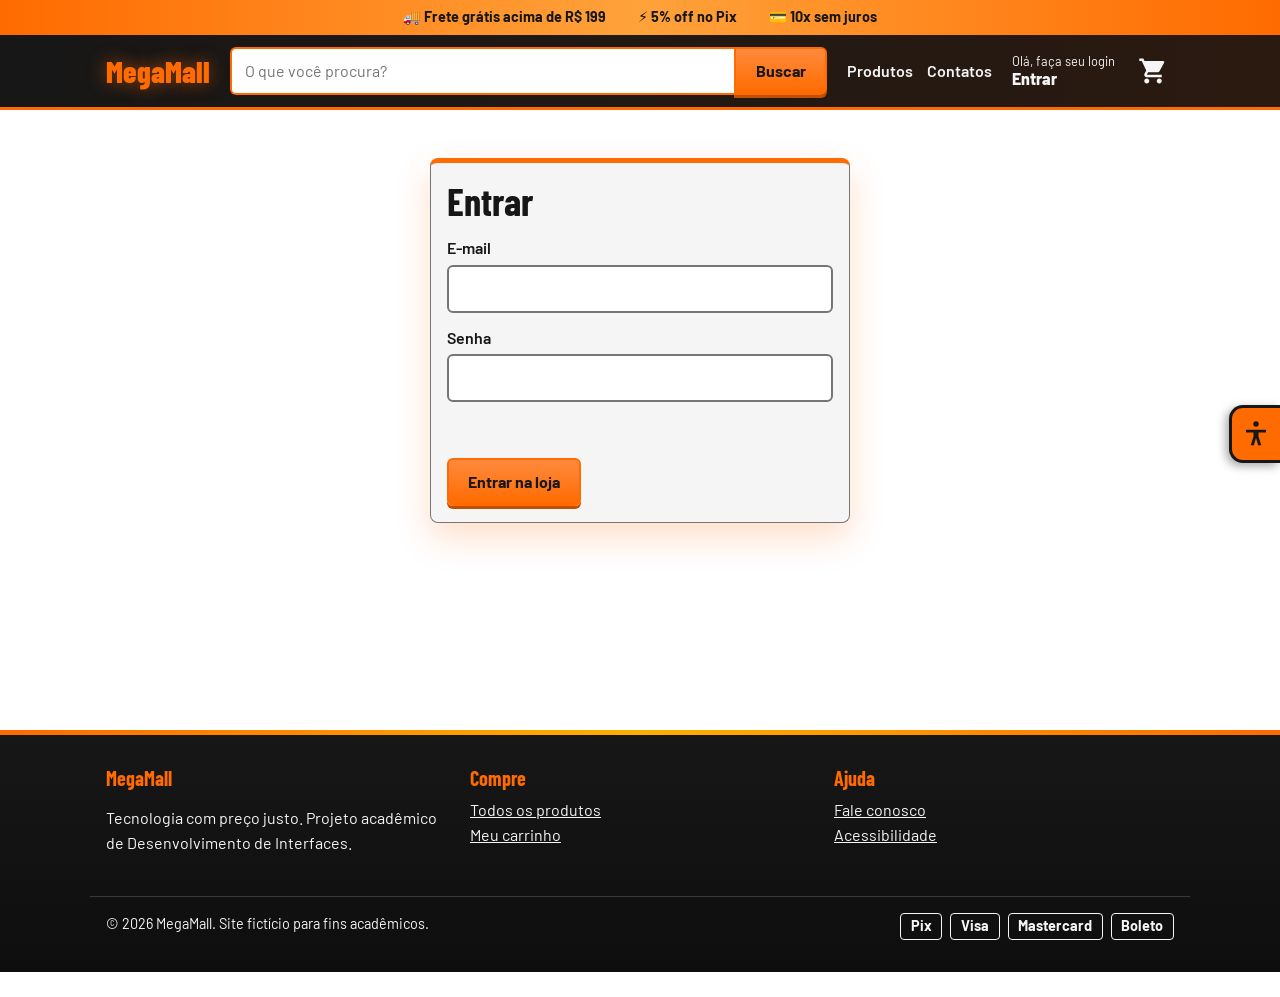
<file: index.html>
<!DOCTYPE html>
<html lang="pt-BR"><head><meta charset="UTF-8"><title>MegaMall</title>
<meta http-equiv="refresh" content="0; url=login/"></head>
<body><p><a href="login/">Ir para o login</a></p></body></html>
</file>
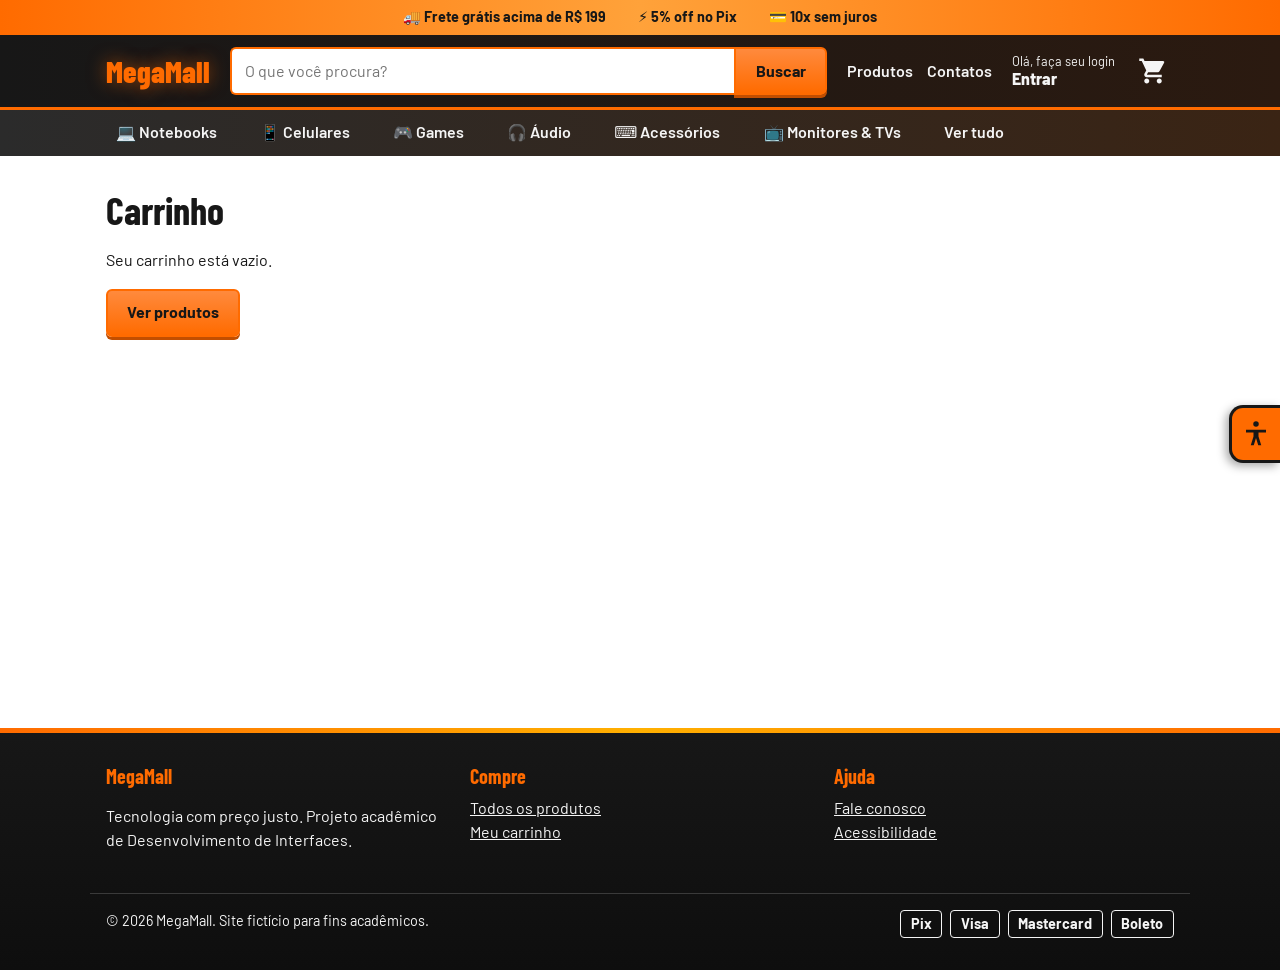
<file: carrinho/index.html>
<!DOCTYPE html>
<html lang="pt-BR"><head><meta charset="UTF-8">
<meta name="viewport" content="width=device-width, initial-scale=1">
<title>Carrinho – MegaMall</title>
<script src="../assets/js/layout.js"></script></head>
<body><main><section><div class="container">
<h1>Carrinho</h1>
<div id="carrinho"></div>
</div></section></main>
<script src="../assets/js/catalogo.js"></script>
<script src="../assets/js/carrinho.js"></script>
</body></html>
</file>
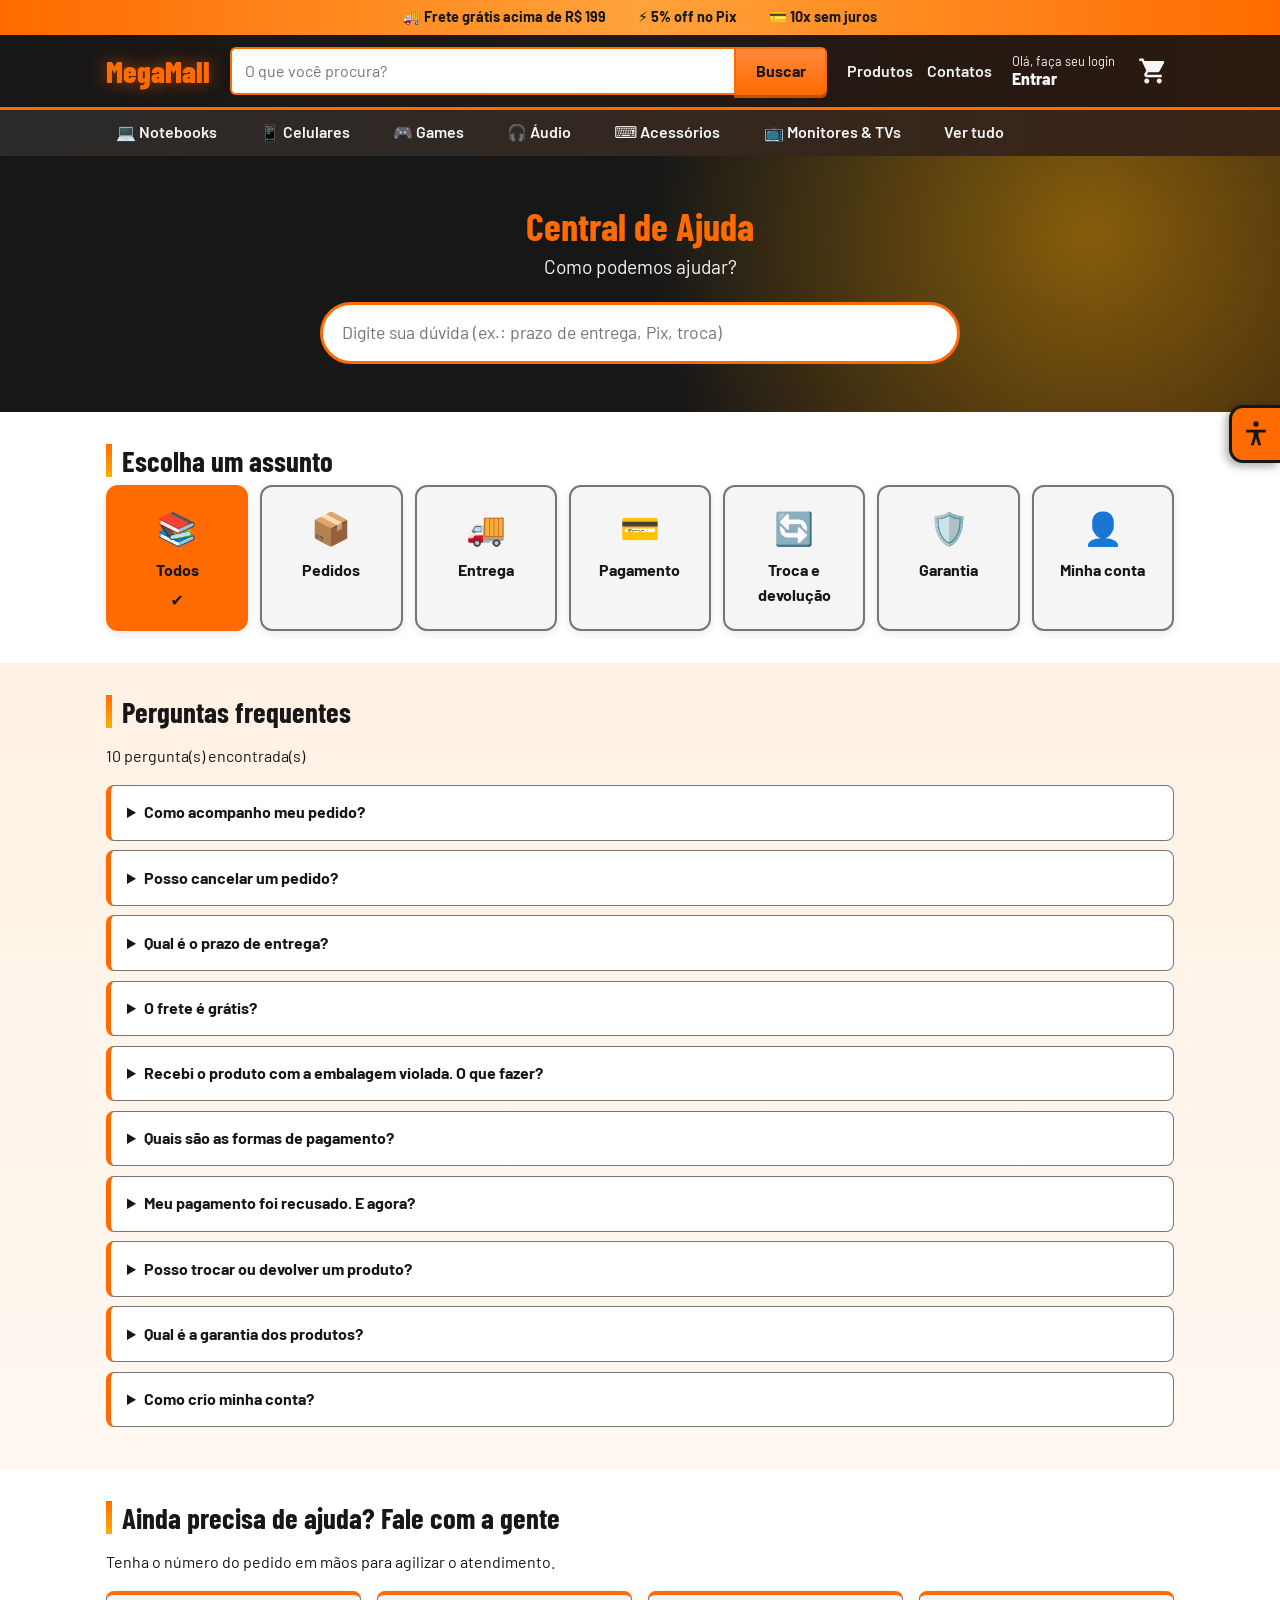
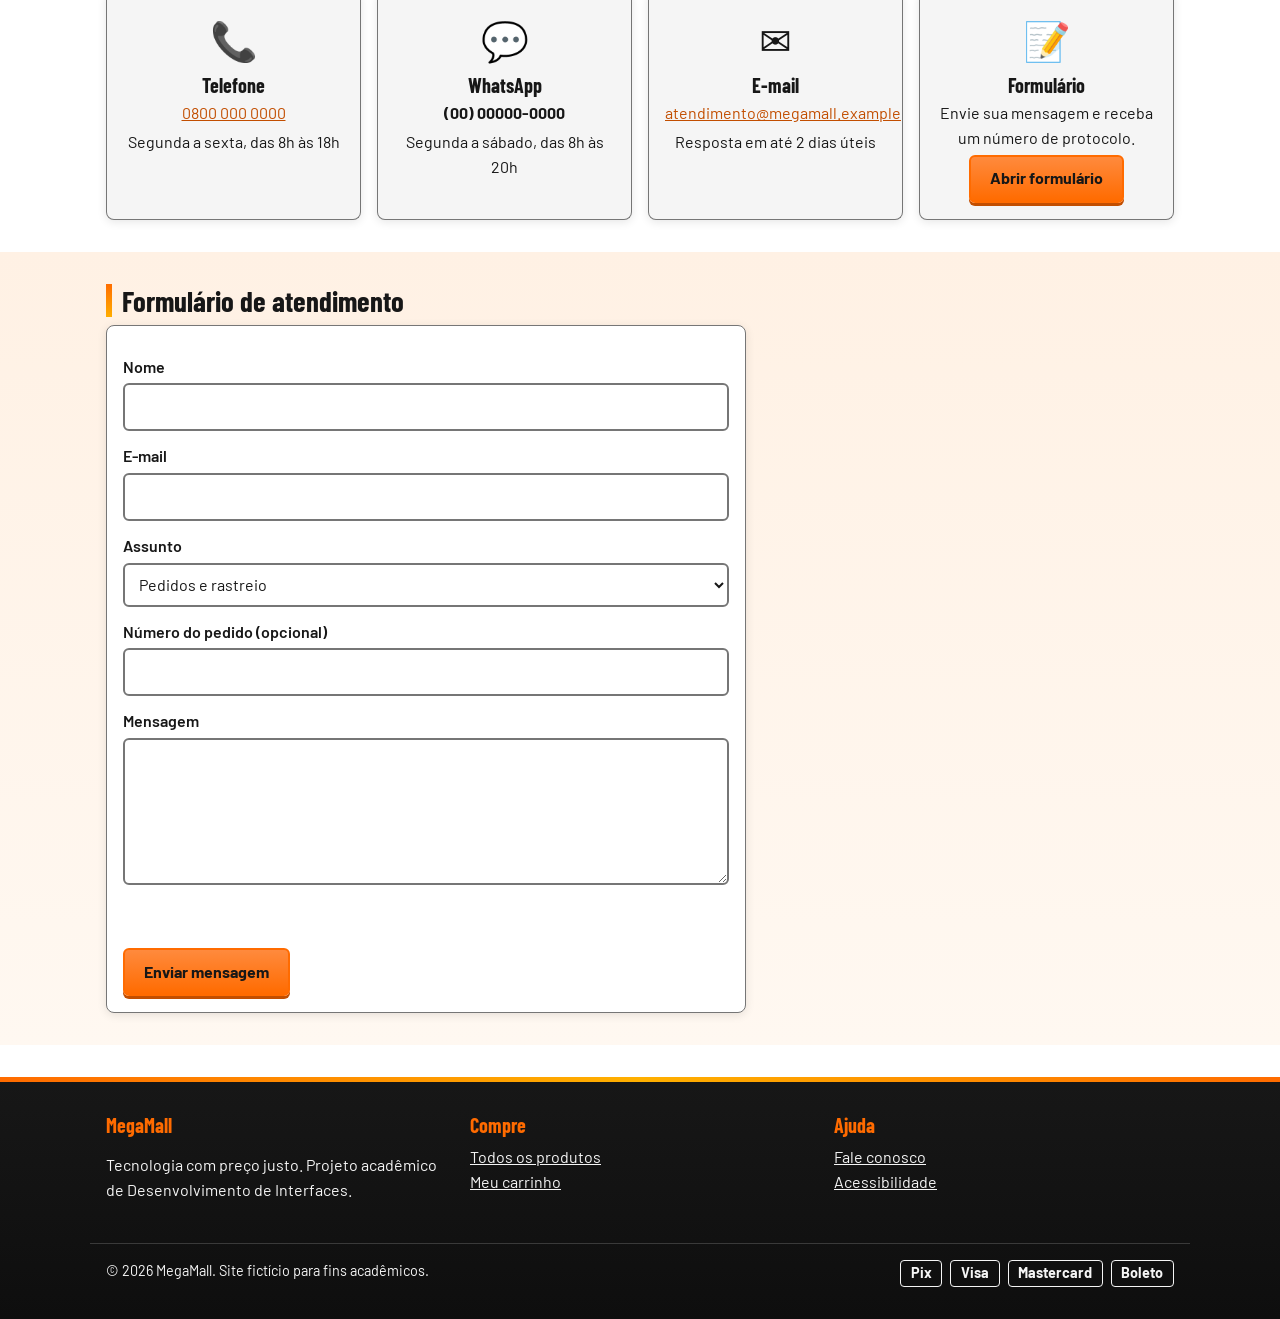
<file: contato/index.html>
<!DOCTYPE html>
<html lang="pt-BR"><head><meta charset="UTF-8">
<meta name="viewport" content="width=device-width, initial-scale=1">
<title>Central de Ajuda – MegaMall</title>
<link rel="stylesheet" href="../assets/css/contato.css">
<script src="../assets/js/layout.js"></script></head>
<body><main class="ajuda">

<section class="ajuda-hero"><div class="container">
  <h1>Central de Ajuda</h1>
  <p>Como podemos ajudar?</p>
  <div role="search" class="ajuda-busca">
    <label for="busca-ajuda" class="sr-only">Buscar nas perguntas frequentes</label>
    <input id="busca-ajuda" type="search" placeholder="Digite sua dúvida (ex.: prazo de entrega, Pix, troca)" autocomplete="off">
  </div>
</div></section>

<section><div class="container">
  <h2>Escolha um assunto</h2>
  <div class="assuntos" role="group" aria-label="Assuntos">
    <button type="button" class="assunto" data-cat="todas" aria-pressed="true"><span aria-hidden="true">📚</span>Todos</button>
    <button type="button" class="assunto" data-cat="pedidos" aria-pressed="false"><span aria-hidden="true">📦</span>Pedidos</button>
    <button type="button" class="assunto" data-cat="entrega" aria-pressed="false"><span aria-hidden="true">🚚</span>Entrega</button>
    <button type="button" class="assunto" data-cat="pagamento" aria-pressed="false"><span aria-hidden="true">💳</span>Pagamento</button>
    <button type="button" class="assunto" data-cat="troca" aria-pressed="false"><span aria-hidden="true">🔄</span>Troca e devolução</button>
    <button type="button" class="assunto" data-cat="garantia" aria-pressed="false"><span aria-hidden="true">🛡️</span>Garantia</button>
    <button type="button" class="assunto" data-cat="conta" aria-pressed="false"><span aria-hidden="true">👤</span>Minha conta</button>
  </div>
</div></section>

<section class="alt"><div class="container">
  <h2>Perguntas frequentes</h2>
  <p id="faq-info" role="status"></p>
  <div id="faq">
    <details class="faq" data-cat="pedidos"><summary>Como acompanho meu pedido?</summary>
      <p>Depois que o pagamento é aprovado, enviamos o código de rastreio para o seu e-mail. Com ele, você acompanha cada etapa da entrega no site da transportadora.</p></details>
    <details class="faq" data-cat="pedidos"><summary>Posso cancelar um pedido?</summary>
      <p>Sim, enquanto ele ainda não foi enviado. Fale com a gente pelo formulário abaixo informando o número do pedido.</p></details>
    <details class="faq" data-cat="entrega"><summary>Qual é o prazo de entrega?</summary>
      <p>De 2 a 10 dias úteis, dependendo do seu CEP. O prazo exato aparece no carrinho antes de você finalizar a compra.</p></details>
    <details class="faq" data-cat="entrega"><summary>O frete é grátis?</summary>
      <p>Sim, em compras acima de R$ 199 para todo o Brasil. Abaixo desse valor, o frete é calculado pelo CEP.</p></details>
    <details class="faq" data-cat="entrega"><summary>Recebi o produto com a embalagem violada. O que fazer?</summary>
      <p>O ideal é recusar o recebimento na hora da entrega e, em seguida, entrar em contato com a gente informando o número do pedido.</p></details>
    <details class="faq" data-cat="pagamento"><summary>Quais são as formas de pagamento?</summary>
      <p>Pix (com 5% de desconto), cartão de crédito em até 10x sem juros e boleto bancário.</p></details>
    <details class="faq" data-cat="pagamento"><summary>Meu pagamento foi recusado. E agora?</summary>
      <p>Confira os dados do cartão, o limite disponível e tente novamente. Se continuar, tente outro cartão ou pague com Pix.</p></details>
    <details class="faq" data-cat="troca"><summary>Posso trocar ou devolver um produto?</summary>
      <p>Sim. Você pode desistir da compra em até 7 dias após o recebimento (direito de arrependimento, art. 49 do Código de Defesa do Consumidor), e nossa política oferece troca em até 30 dias.</p></details>
    <details class="faq" data-cat="garantia"><summary>Qual é a garantia dos produtos?</summary>
      <p>Todos têm a garantia legal de 90 dias para produtos duráveis (art. 26 do Código de Defesa do Consumidor), além da garantia do fabricante, quando houver.</p></details>
    <details class="faq" data-cat="conta"><summary>Como crio minha conta?</summary>
      <p>Clique em "Entrar" no topo da página, informe seu e-mail e uma senha com pelo menos 6 caracteres.</p></details>
  </div>
</div></section>

<section><div class="container">
  <h2>Ainda precisa de ajuda? Fale com a gente</h2>
  <p>Tenha o número do pedido em mãos para agilizar o atendimento.</p>
  <div class="canais">
    <article class="card canal"><span class="ic" aria-hidden="true">📞</span><h3>Telefone</h3>
      <p><a href="tel:08000000000">0800 000 0000</a></p><p>Segunda a sexta, das 8h às 18h</p></article>
    <article class="card canal"><span class="ic" aria-hidden="true">💬</span><h3>WhatsApp</h3>
      <p><strong>(00) 00000-0000</strong></p><p>Segunda a sábado, das 8h às 20h</p></article>
    <article class="card canal"><span class="ic" aria-hidden="true">✉️</span><h3>E-mail</h3>
      <p><a href="mailto:atendimento@megamall.example">atendimento@megamall.example</a></p><p>Resposta em até 2 dias úteis</p></article>
    <article class="card canal"><span class="ic" aria-hidden="true">📝</span><h3>Formulário</h3>
      <p>Envie sua mensagem e receba um número de protocolo.</p><a class="btn" href="#formulario">Abrir formulário</a></article>
  </div>
</div></section>

<section class="alt" id="formulario"><div class="container">
  <h2>Formulário de atendimento</h2>
  <form id="form-contato" class="form card form-atendimento" novalidate>
    <label for="nome">Nome</label><input id="nome" autocomplete="name" required>
    <label for="email">E-mail</label><input id="email" type="email" autocomplete="email" required>
    <label for="assunto">Assunto</label>
    <select id="assunto"><option>Pedidos e rastreio</option><option>Entrega</option><option>Pagamento</option><option>Troca e devolução</option><option>Garantia</option><option>Minha conta</option><option>Outro</option></select>
    <label for="pedido">Número do pedido (opcional)</label><input id="pedido" inputmode="numeric" autocomplete="off">
    <label for="msg">Mensagem</label><textarea id="msg" rows="5" required></textarea>
    <p id="status" class="erro" role="alert"></p>
    <button class="btn" type="submit">Enviar mensagem</button>
  </form>
  <div id="resultado" class="card resultado" role="status" tabindex="-1" hidden></div>
</div></section>

</main>
<script src="../assets/js/catalogo.js"></script>
<script src="../assets/js/contato.js"></script>
</body></html>
</file>
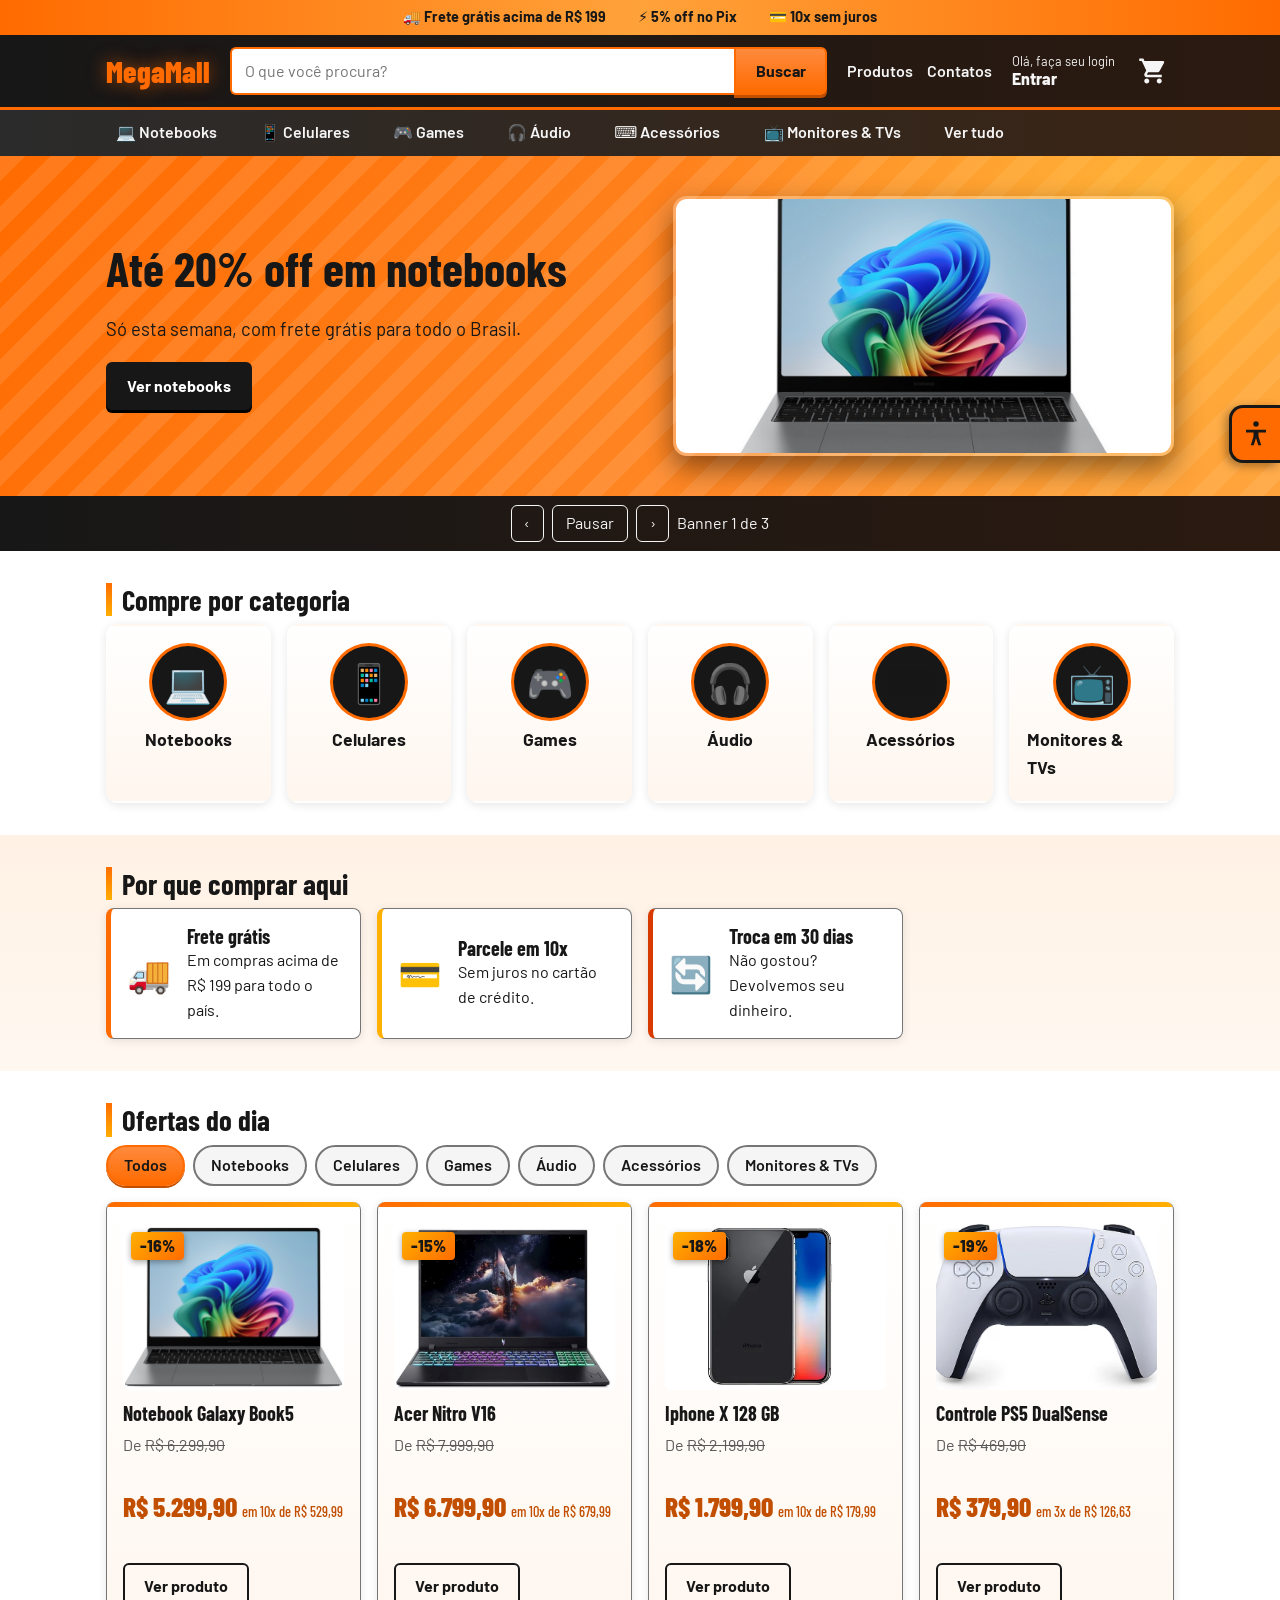
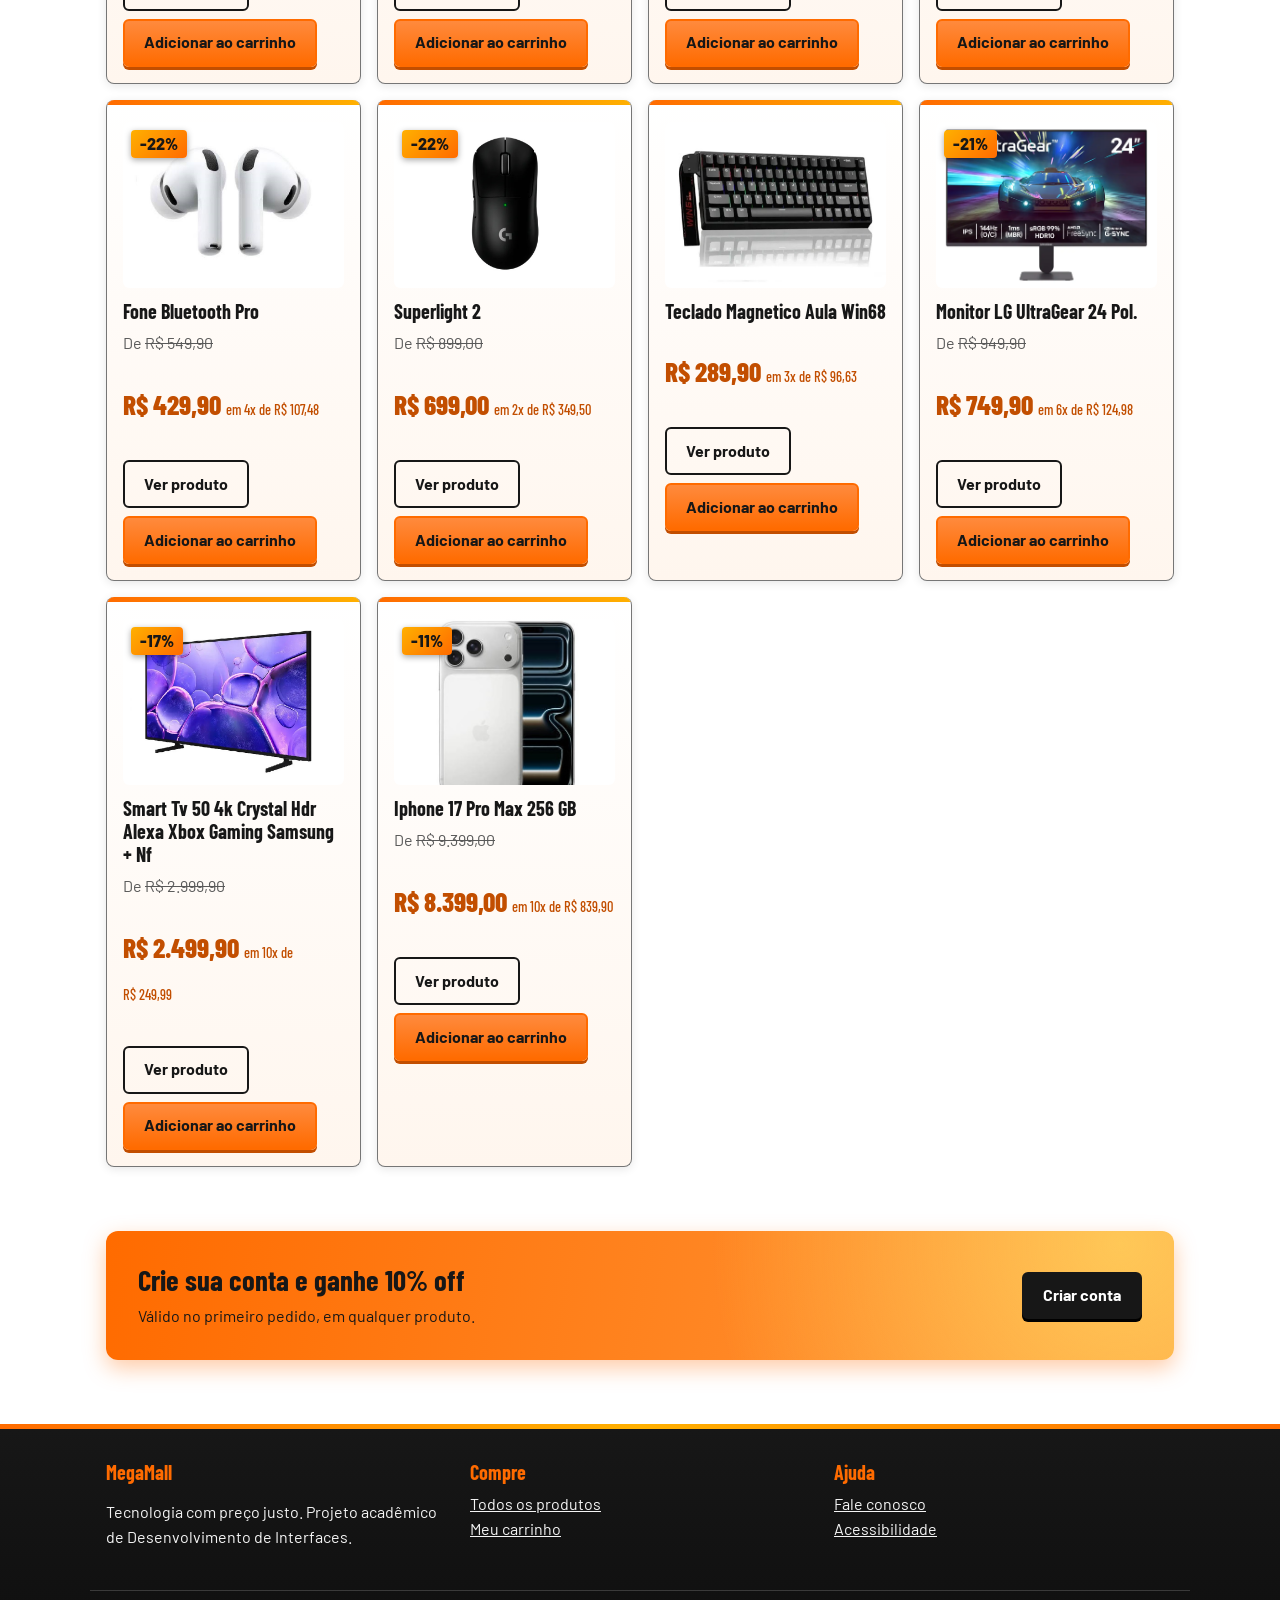
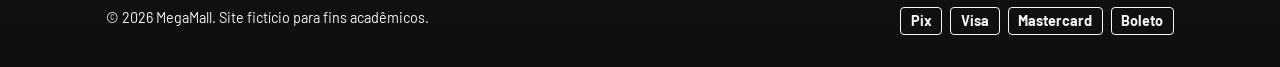
<file: home/index.html>
<!DOCTYPE html>
<html lang="pt-BR"><head><meta charset="UTF-8">
<meta name="viewport" content="width=device-width, initial-scale=1">
<title>MegaMall – Ofertas</title>
<script src="../assets/js/layout.js"></script></head>
<body><main>

<section class="carrossel" aria-roledescription="carrossel" aria-label="Ofertas em destaque" style="padding:0">
  <div>
    <div class="slide s1"><div class="container banner foto">
      <div><h2>Até 20% off em notebooks</h2><p>Só esta semana, com frete grátis para todo o Brasil.</p><a class="btn btn-escuro" href="../produtos/?cat=notebooks">Ver notebooks</a></div>
      <img class="arte-img" src="../assets/img/banners/banner-notebooks.png" alt="Notebook aberto sobre uma mesa de trabalho">
    </div></div>
    <div class="slide s2"><div class="container banner foto">
      <div><h2>Celulares em 10x sem juros</h2><p>Escolha seu modelo e parcele no cartão.</p><a class="btn" href="../produtos/?cat=celulares">Ver celulares</a></div>
      <img class="arte-img" src="../assets/img/banners/banner-celulares.jpg" alt="Pessoa usando um smartphone">
    </div></div>
    <div class="slide s3"><div class="container banner foto">
      <div><h2>Black Friday: ofertas em games</h2><p>Controles, headsets e muito mais com desconto.</p><a class="btn" href="../produtos/?cat=games">Ver games</a></div>
      <img class="arte-img" src="../assets/img/banners/banner-games.jpg" alt="Controle de videogame em primeiro plano">
    </div></div>
  </div>
  <div class="ctrl">
    <button id="car-ant" aria-label="Banner anterior">‹</button>
    <button id="car-pausa">Pausar</button>
    <button id="car-prox" aria-label="Próximo banner">›</button>
    <span id="car-info" aria-live="polite" style="align-self:center"></span>
  </div>
</section>

<section><div class="container">
  <h2>Compre por categoria</h2>
  <div class="tiles" id="tiles"></div>
</div></section>

<section class="alt"><div class="container">
  <h2>Por que comprar aqui</h2>
  <div class="grade">
    <article class="card beneficio"><span class="ic" aria-hidden="true">🚚</span><div><h3>Frete grátis</h3><p>Em compras acima de R$ 199 para todo o país.</p></div></article>
    <article class="card beneficio"><span class="ic" aria-hidden="true">💳</span><div><h3>Parcele em 10x</h3><p>Sem juros no cartão de crédito.</p></div></article>
    <article class="card beneficio"><span class="ic" aria-hidden="true">🔄</span><div><h3>Troca em 30 dias</h3><p>Não gostou? Devolvemos seu dinheiro.</p></div></article>
  </div>
</div></section>

<section><div class="container">
  <h2>Ofertas do dia</h2>
  <div role="tablist" id="abas" aria-label="Categorias"></div>
  <div class="grade" id="lista"></div>
</div></section>

<section><div class="container"><div class="faixa">
  <div><h2 style="border:0;padding:0">Crie sua conta e ganhe 10% off</h2><p style="margin:0">Válido no primeiro pedido, em qualquer produto.</p></div>
  <a class="btn btn-escuro" href="../login/">Criar conta</a>
</div></div></section>

</main>
<script src="../assets/js/catalogo.js"></script>
<script src="../assets/js/home.js"></script></body></html>
</file>
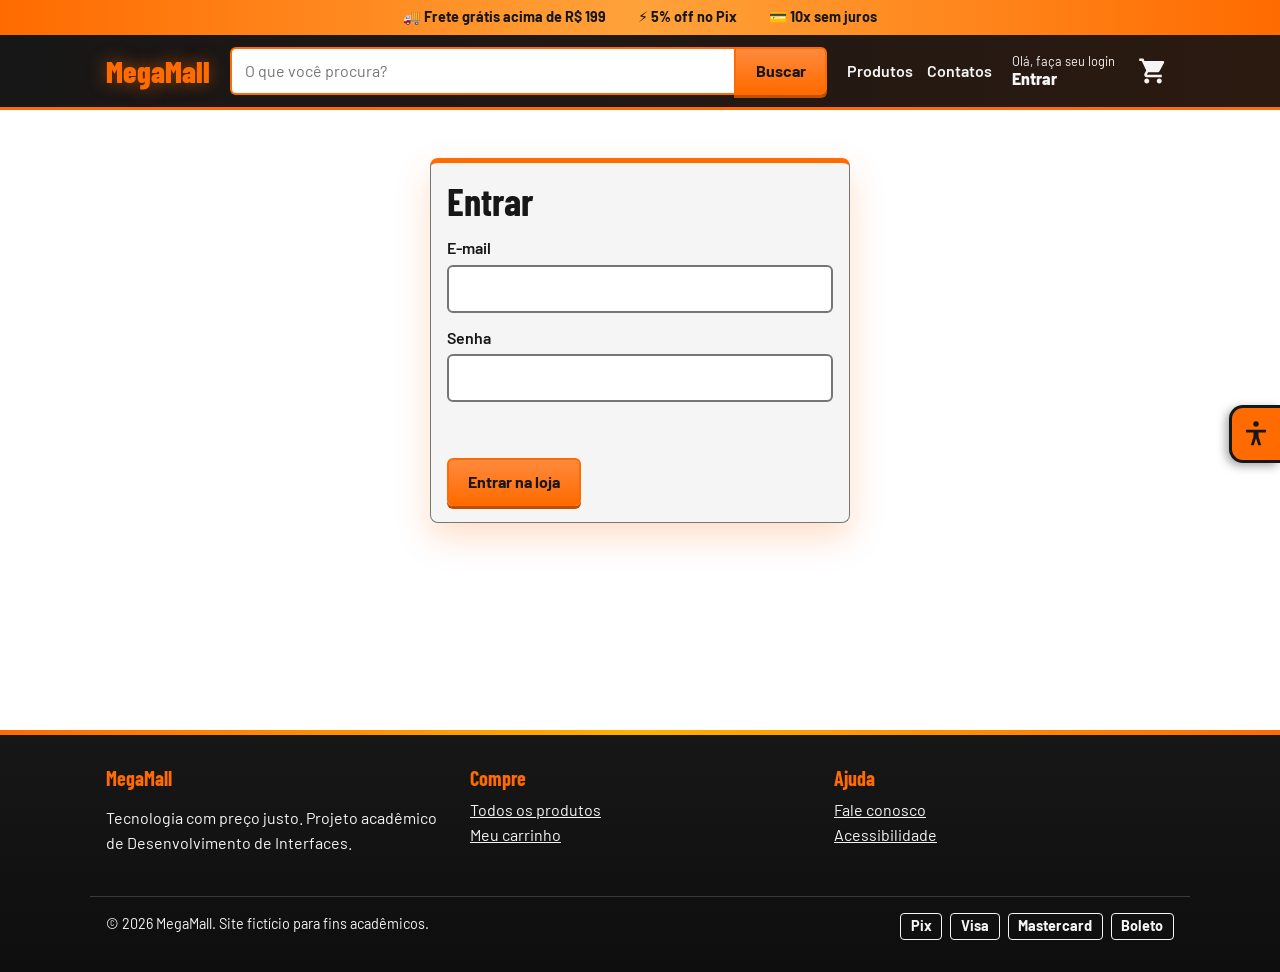
<file: login/index.html>
<!DOCTYPE html>
<html lang="pt-BR"><head><meta charset="UTF-8">
<meta name="viewport" content="width=device-width, initial-scale=1">
<title>Entrar – MegaMall</title>
<script src="../assets/js/layout.js"></script></head>
<body><main><div class="container"><div class="card login-box">
  <h1>Entrar</h1>
  <form id="form-login" class="form" novalidate>
    <label for="email">E-mail</label>
    <input id="email" type="email" autocomplete="email" required>
    <label for="senha">Senha</label>
    <input id="senha" type="password" autocomplete="current-password" required>
    <p id="erro" class="erro" role="alert"></p>
    <button class="btn" type="submit">Entrar na loja</button>
  </form>
</div></div></main>
<script src="../assets/js/login.js"></script></body></html>
</file>
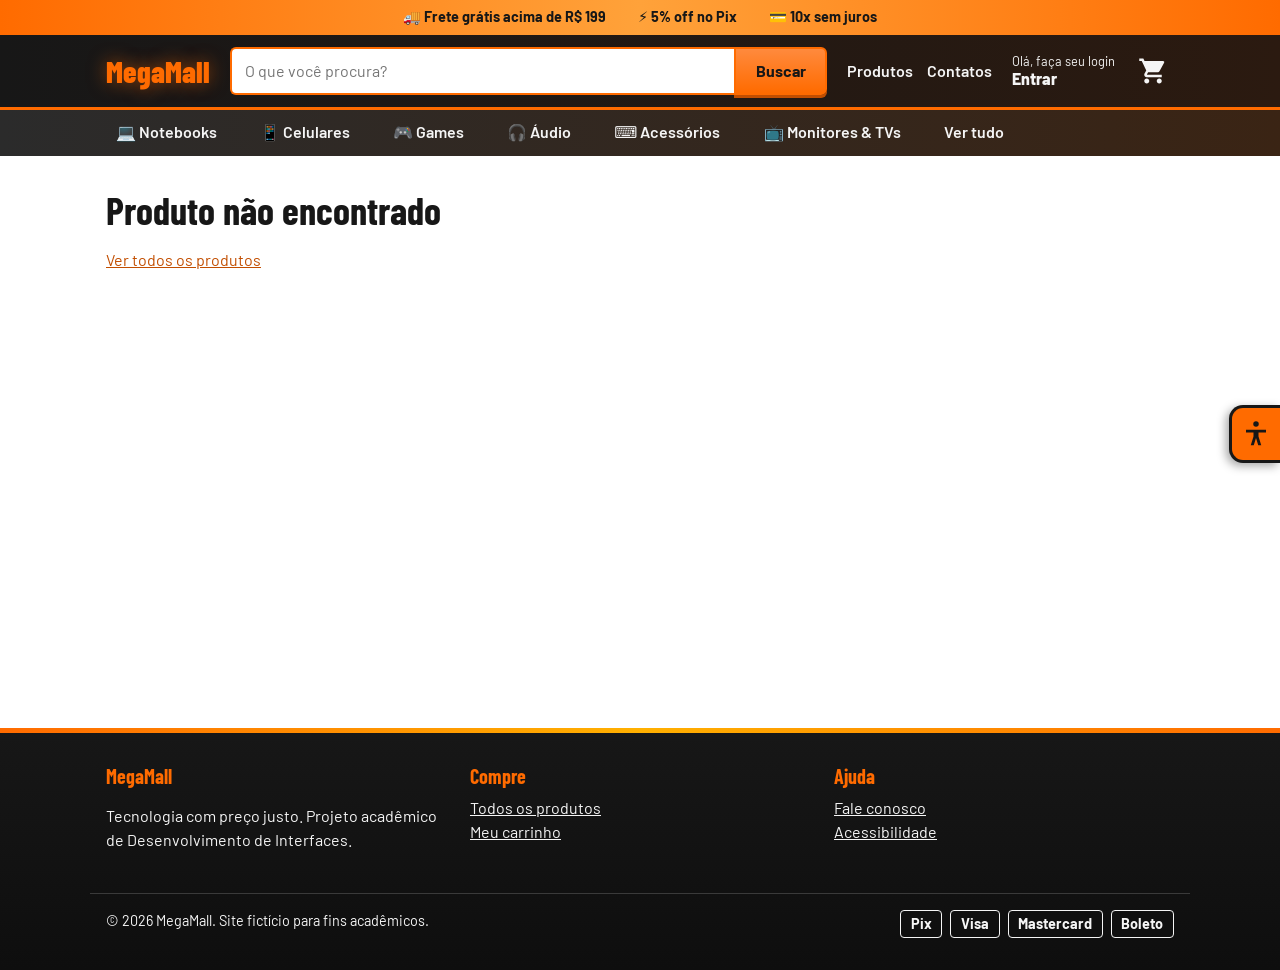
<file: produto/index.html>
<!DOCTYPE html>
<html lang="pt-BR"><head><meta charset="UTF-8">
<meta name="viewport" content="width=device-width, initial-scale=1">
<title>Produto – MegaLoja</title>
<script src="../assets/js/layout.js"></script></head>
<body><main><section><div class="container">
<div id="detalhe"></div>
</div></section></main>
<script src="../assets/js/catalogo.js"></script>
<script src="../assets/js/produto.js"></script>
</body></html>
</file>
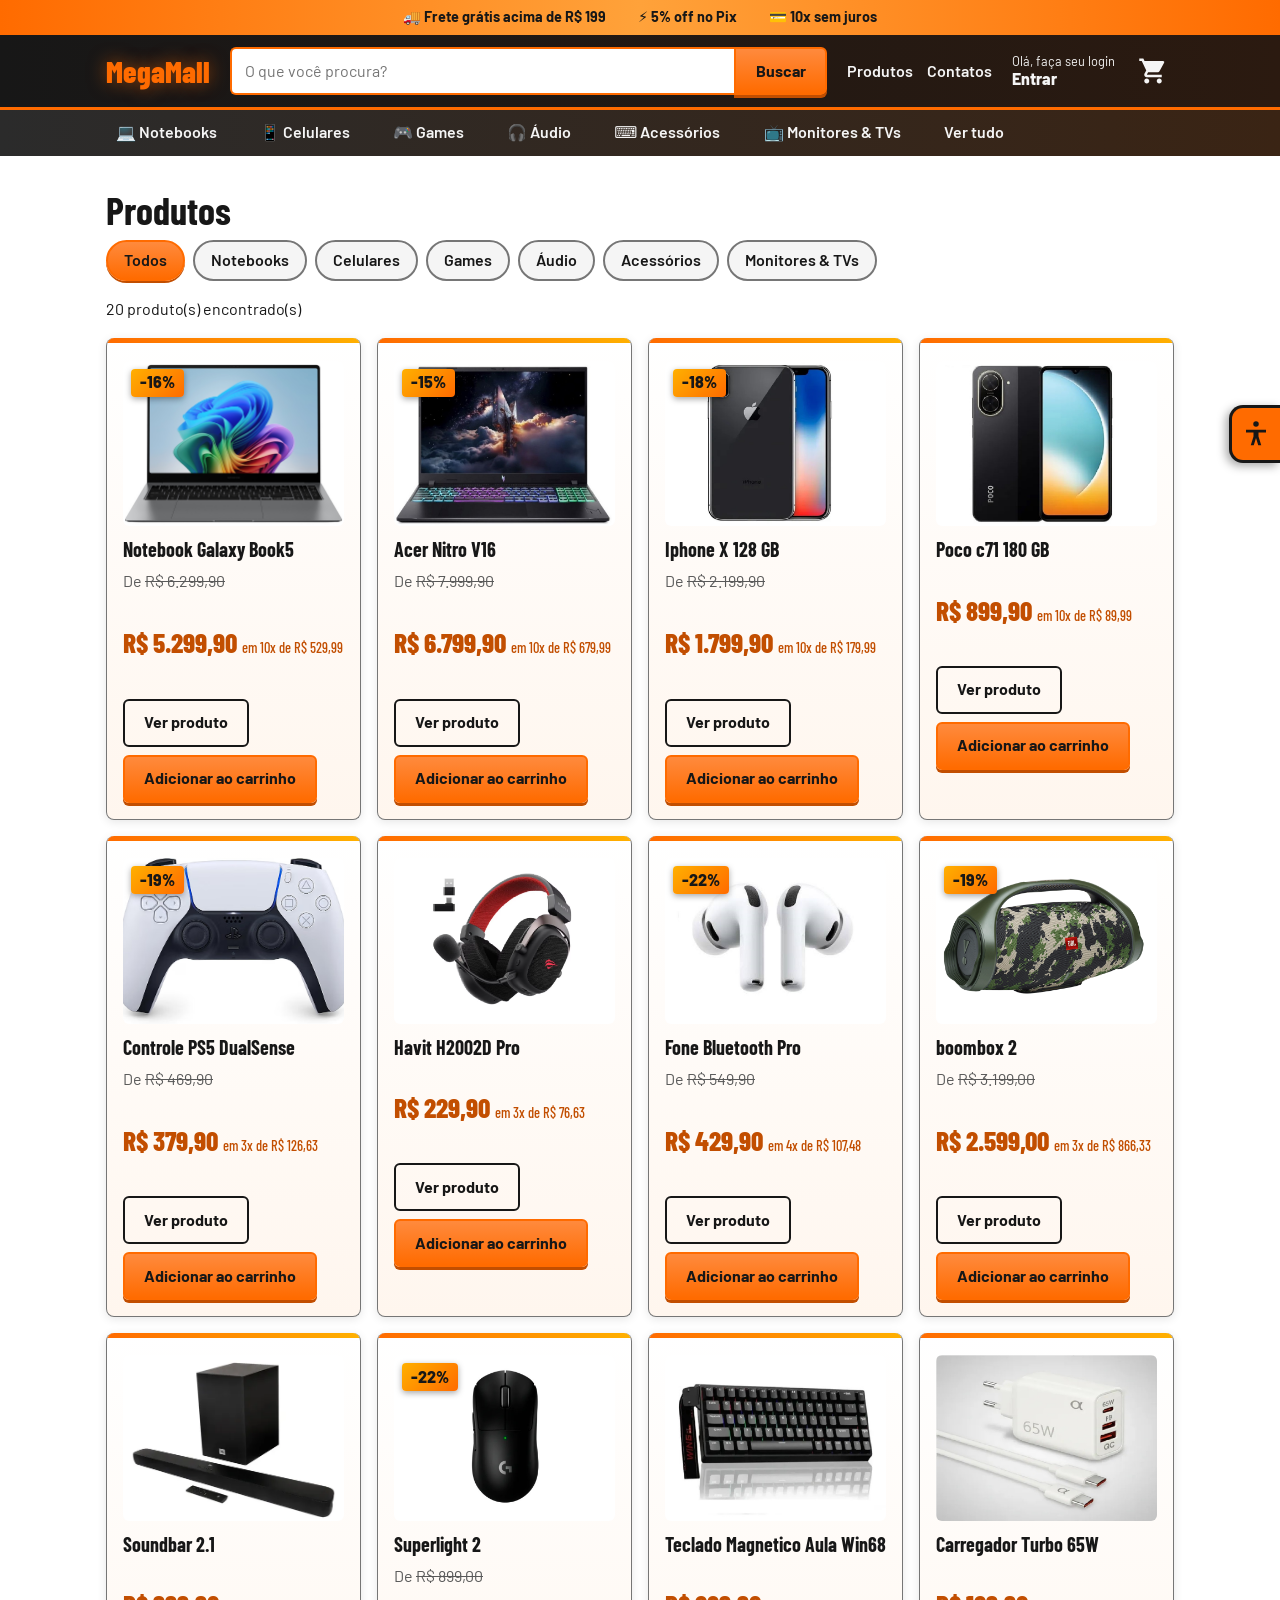
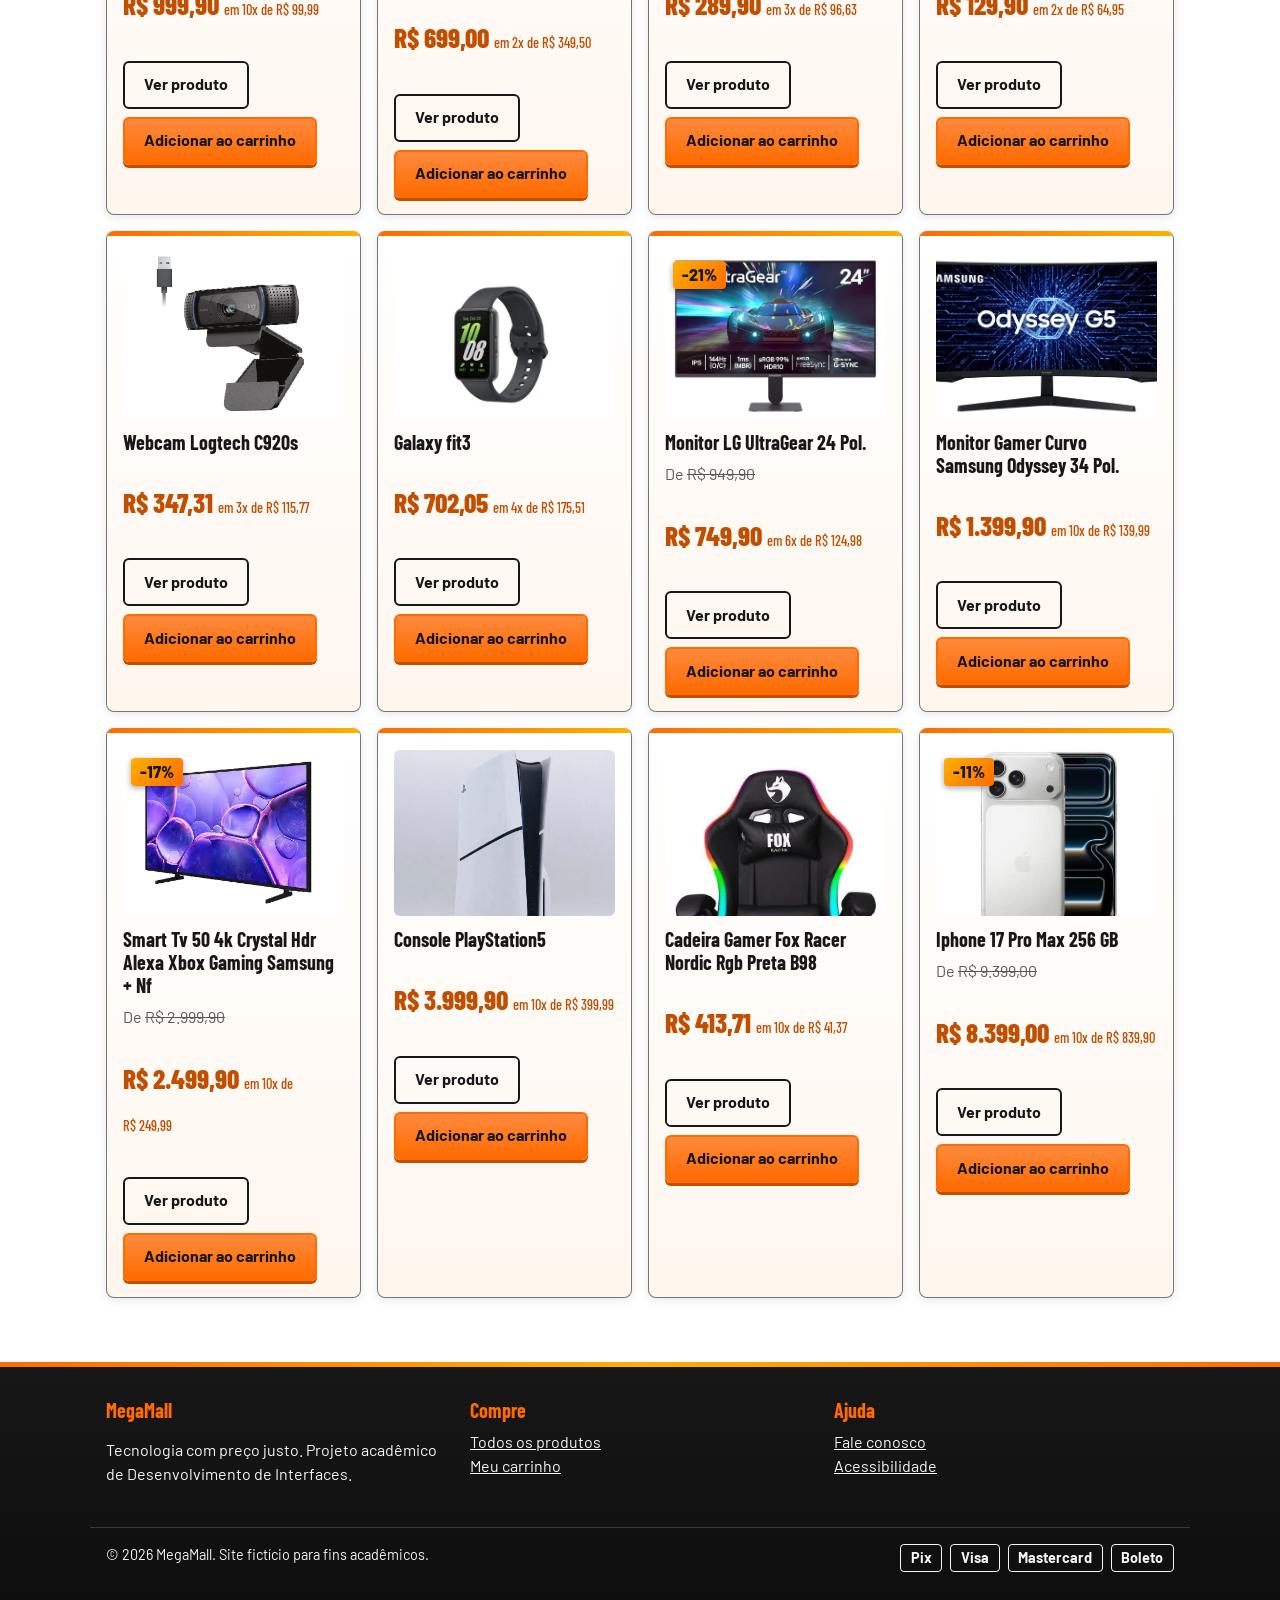
<file: produtos/index.html>
<!DOCTYPE html>
<html lang="pt-BR"><head><meta charset="UTF-8">
<meta name="viewport" content="width=device-width, initial-scale=1">
<title>Produtos – MegaMall</title>
<script src="../assets/js/layout.js"></script></head>
<body><main><section><div class="container">
<h1>Produtos</h1>
<div role="tablist" id="abas" aria-label="Categorias"></div>
<p id="info" role="status"></p>
<div class="grade" id="lista"></div>
</div></section></main>
<script src="../assets/js/catalogo.js"></script>
<script src="../assets/js/produtos.js"></script>
</body></html>
</file>
<file: assets/css/contato.css>
/* ===== Central de Ajuda (página de contato) ===== */
.ajuda .sr-only{position:absolute;left:-9999px;width:1px;height:1px;overflow:hidden}
.ajuda .ajuda-hero{background:radial-gradient(circle at 85% 30%,rgba(255,176,0,.45),transparent 40%),linear-gradient(120deg,#171717 55%,#2B1A10);color:var(--cinza);padding:3rem 0;text-align:center}
.ajuda .ajuda-hero h1{color:var(--laranja);margin-bottom:.25rem}
.ajuda .ajuda-hero p{font-size:1.2rem;margin:.25rem 0 1.25rem}
.ajuda .ajuda-busca{max-width:640px;margin:0 auto}
.ajuda .ajuda-busca input{width:100%;padding:.9rem 1.2rem;font:inherit;font-size:1.1rem;border:3px solid var(--laranja);border-radius:999px;background:#fff;color:#171717}

.ajuda .assuntos{display:grid;gap:.75rem;grid-template-columns:repeat(auto-fit,minmax(140px,1fr))}
.ajuda .assunto{display:flex;flex-direction:column;align-items:center;gap:.35rem;padding:1rem .5rem;font:inherit;font-weight:700;text-align:center;
  background:var(--surface);color:var(--text);border:2px solid var(--border);border-radius:12px;cursor:pointer;box-shadow:var(--sombra)}
.ajuda .assunto span{font-size:2rem}
.ajuda .assunto:hover{border-color:var(--laranja)}
.ajuda .assunto[aria-pressed="true"]{background:var(--laranja);color:var(--preto);border-color:var(--laranja)}
.ajuda .assunto[aria-pressed="true"]::after{content:"✔"}   /* não depende só da cor */

.ajuda details.faq{background:var(--bg);border:1px solid var(--border);border-left:5px solid var(--laranja);border-radius:8px;margin-bottom:.6rem}
.ajuda details.faq summary{cursor:pointer;font-weight:700;padding:.9rem 1rem}
.ajuda details.faq[open] summary{color:var(--link)}
.ajuda details.faq p{margin:0;padding:0 1rem 1rem}

.ajuda .canais{display:grid;gap:1rem;grid-template-columns:repeat(auto-fit,minmax(220px,1fr))}
.ajuda .canal{text-align:center;border-top:4px solid var(--laranja)}
.ajuda .canal .ic{font-size:2.4rem}
.ajuda .canal h3{margin:.25rem 0}
.ajuda .canal p{margin:.25rem 0}

.ajuda .form-atendimento{max-width:640px}
.ajuda select{width:100%;padding:.6rem;border:2px solid var(--border);border-radius:6px;font:inherit;background:var(--bg);color:var(--text)}
.ajuda .resultado{max-width:640px;border-left:5px solid var(--laranja)}

/* Alto contraste */
[data-contraste] .ajuda .assunto[aria-pressed="true"]{background-color:#ff0!important;color:#000!important;border-color:#000!important}
</file>
